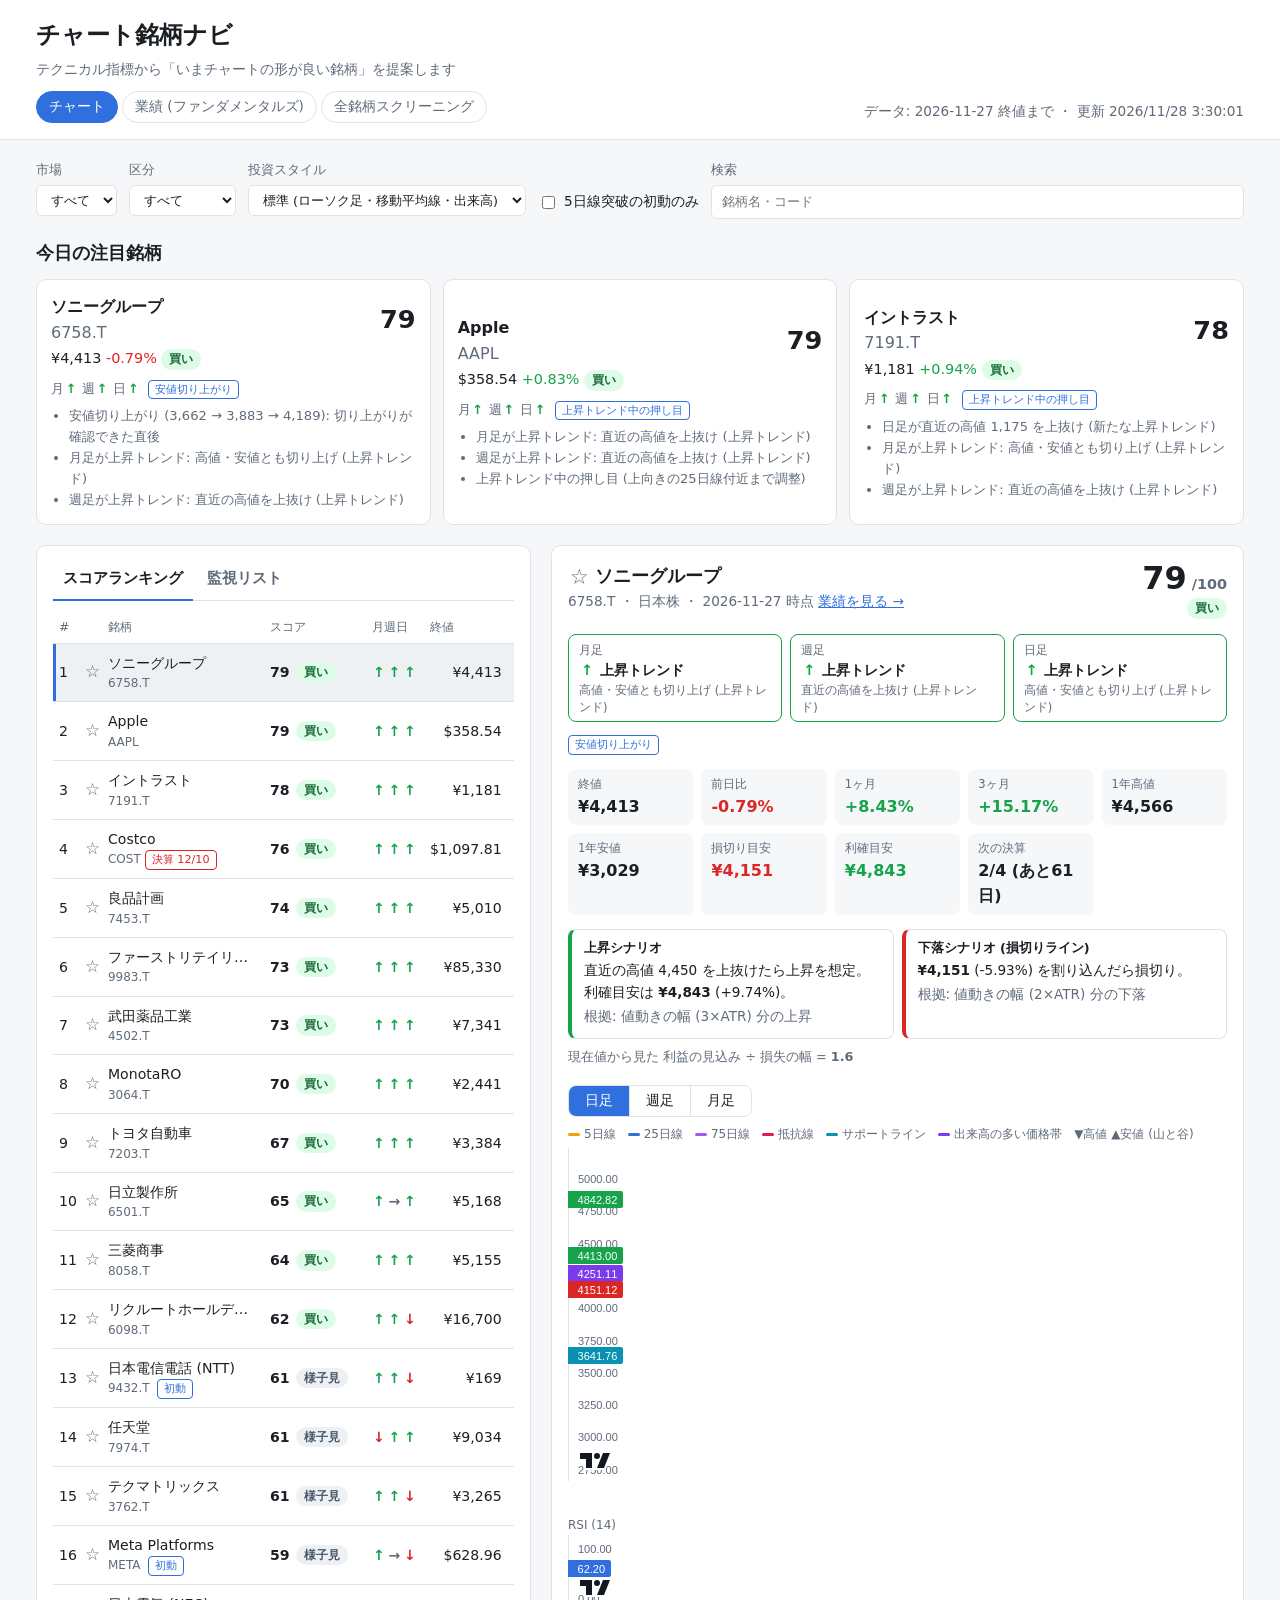
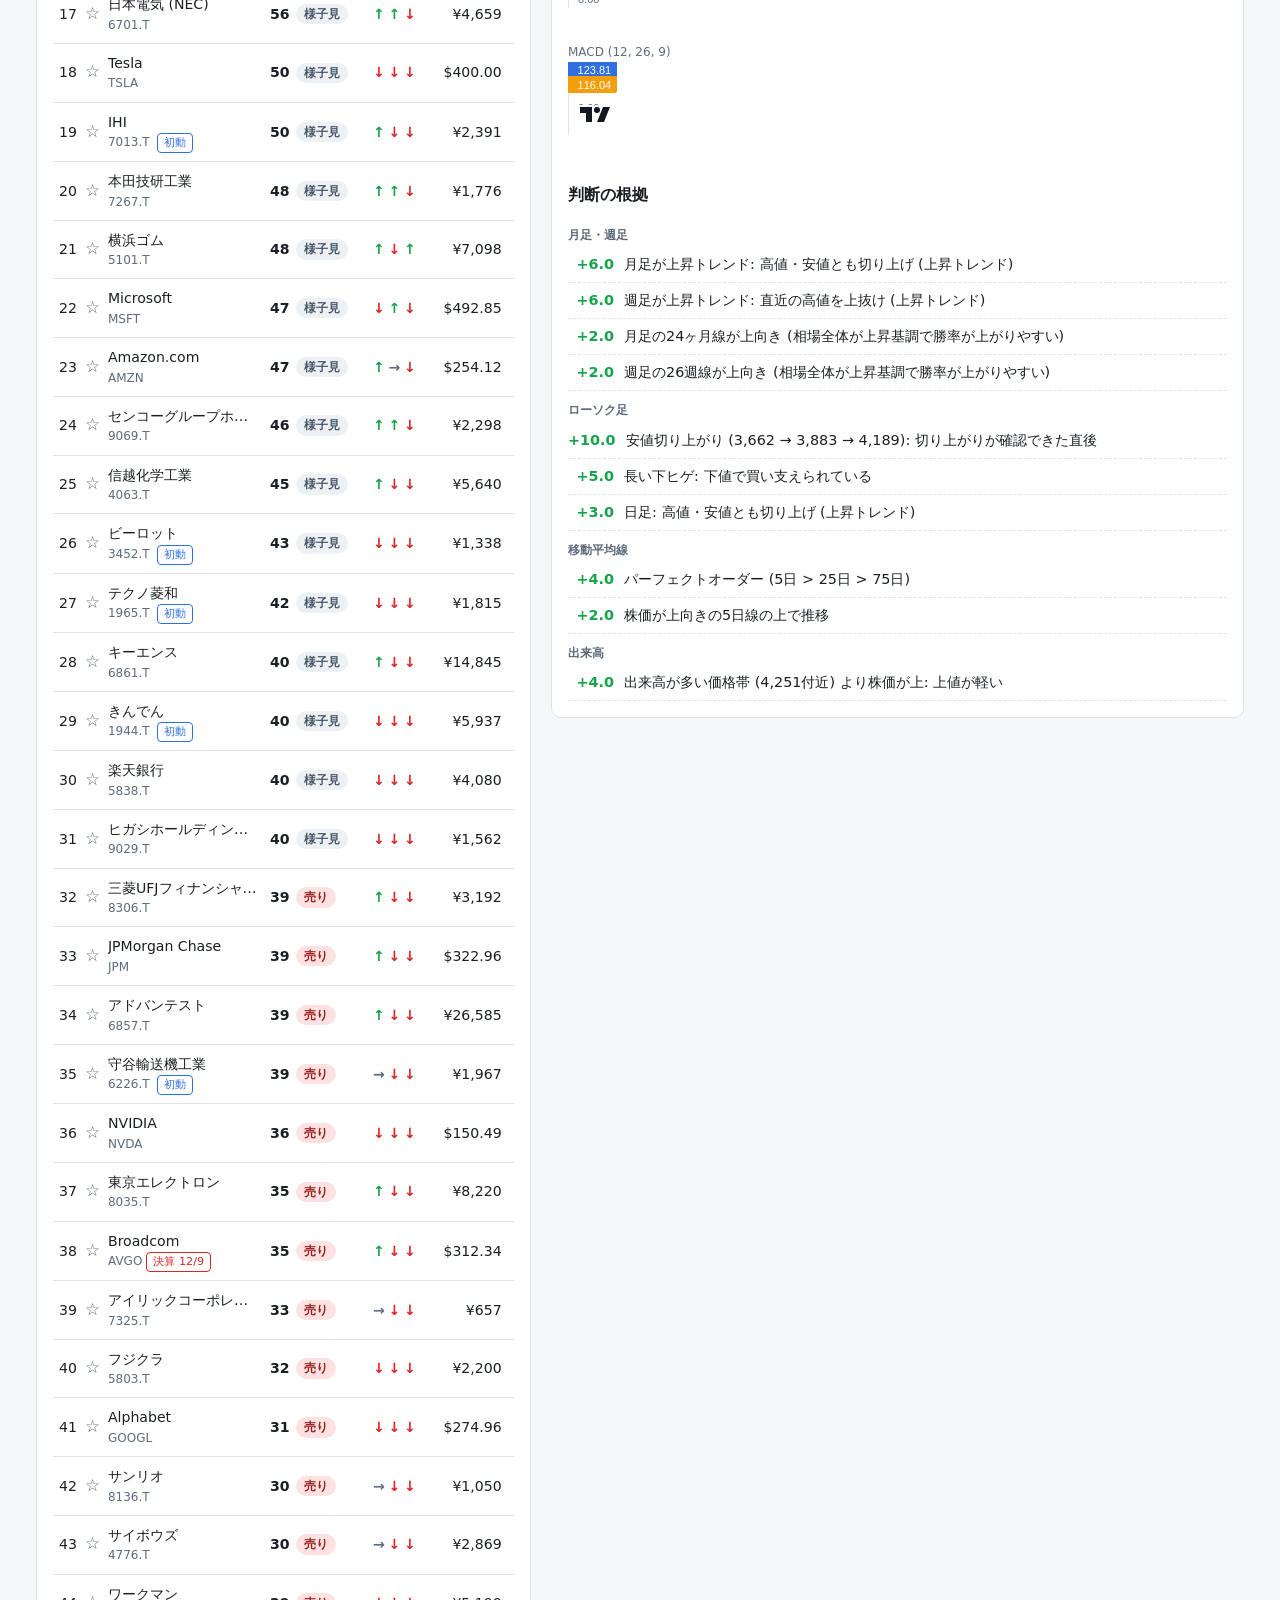
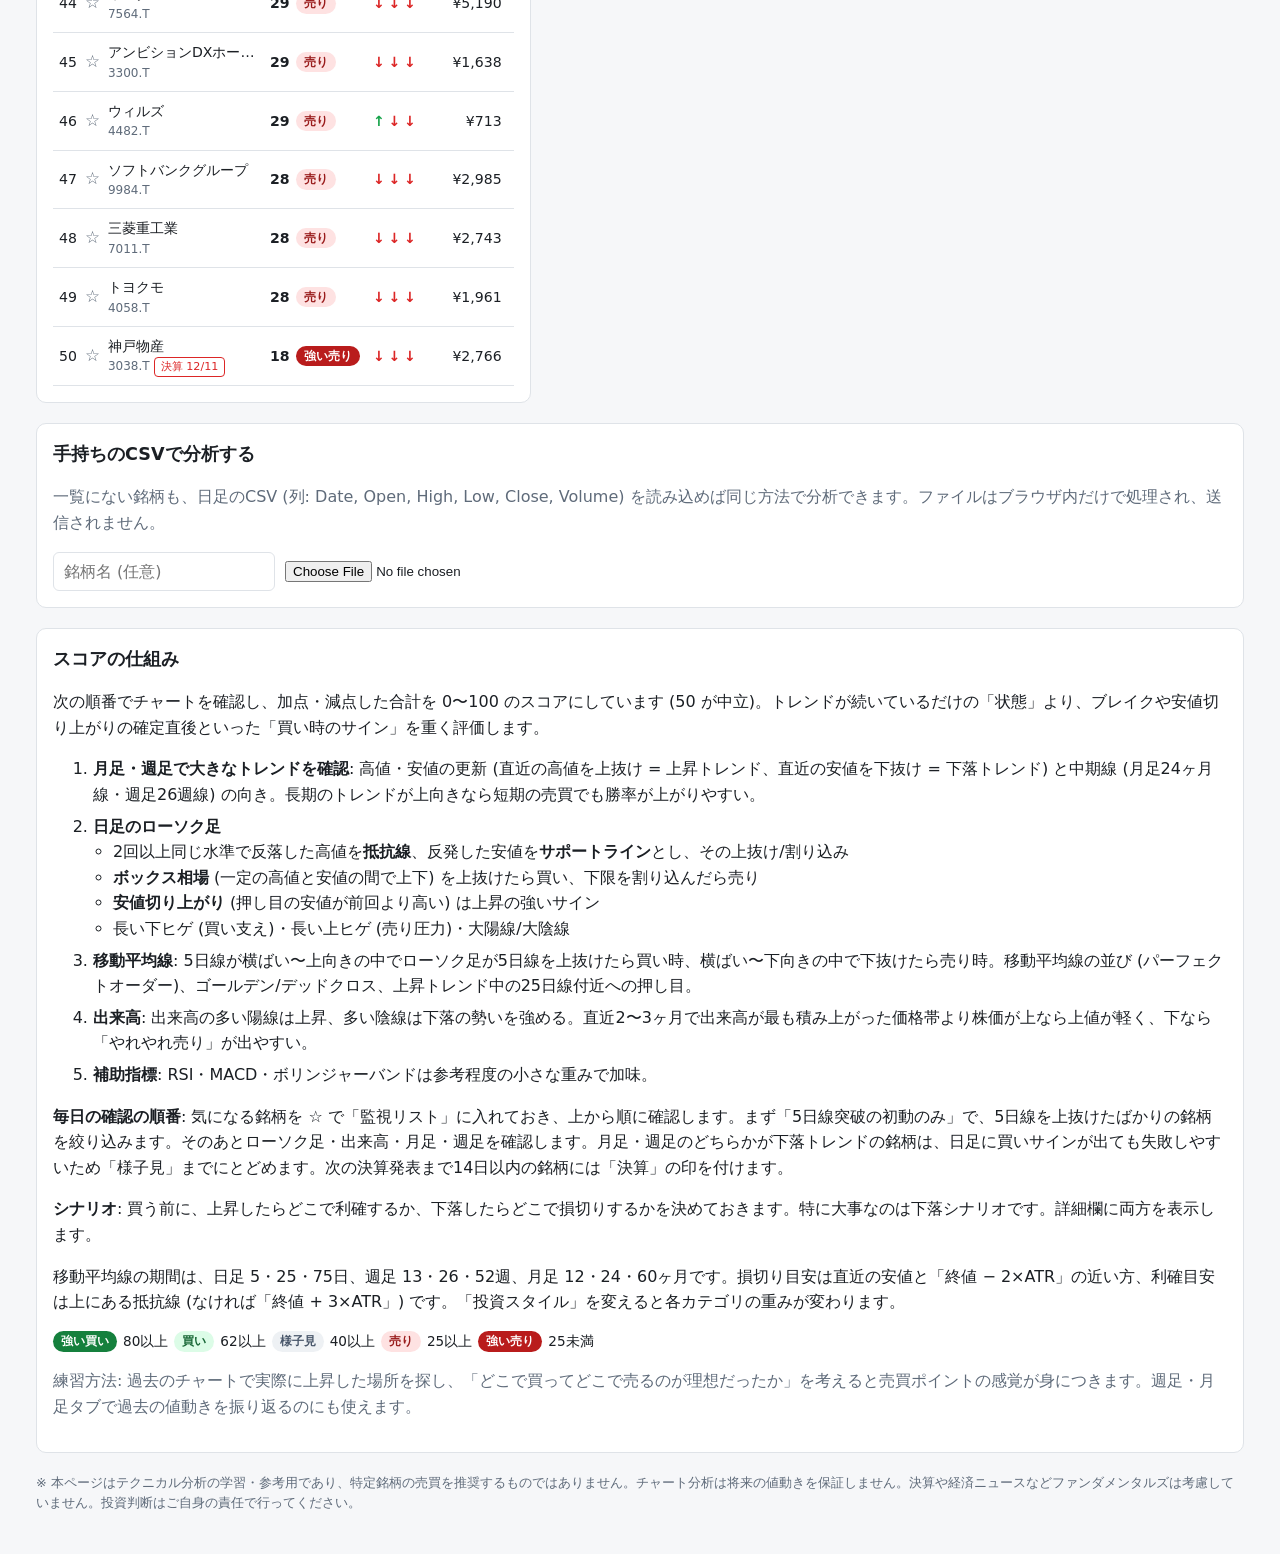
<file: docs/index.html>
<!doctype html>
<html lang="ja">
<head>
  <meta charset="utf-8">
  <meta name="viewport" content="width=device-width, initial-scale=1">
  <title>チャート銘柄ナビ</title>
  <meta name="description" content="月足・週足のトレンドと、日足のローソク足・移動平均線・出来高の分析から注目銘柄を提案します。">
  <link rel="stylesheet" href="css/style.css">
</head>
<body>
  <header class="site-header">
    <div class="wrap header-inner">
      <div>
        <h1>チャート銘柄ナビ</h1>
        <p class="sub">テクニカル指標から「いまチャートの形が良い銘柄」を提案します</p>
        <nav class="site-nav" aria-label="ページ"><a href="index.html" aria-current="page">チャート</a><a href="fundamentals.html">業績 (ファンダメンタルズ)</a><a href="screener.html">全銘柄スクリーニング</a></nav>
      </div>
      <p class="updated" id="updated"></p>
    </div>
  </header>

  <main class="wrap">
    <div class="notice demo" id="demo-notice" hidden>
      現在表示しているのは<strong>デモ用の疑似データ</strong>です。GitHub Actions の「株価データ更新」ワークフローを実行すると実際の株価に置き換わります。
    </div>

    <section class="controls" aria-label="絞り込み">
      <label>市場
        <select id="market">
          <option value="ALL">すべて</option>
          <option value="JP">日本株</option>
          <option value="US">米国株</option>
        </select>
      </label>
      <label>区分
        <select id="group">
          <option value="ALL">すべて</option>
          <option value="主要株">主要株</option>
          <option value="勉強リスト">勉強リスト</option>
          <option value="成長株">成長株13</option>
        </select>
      </label>
      <label>投資スタイル
        <select id="style"></select>
      </label>
      <label class="check"><input type="checkbox" id="shodou-only"> 5日線突破の初動のみ</label>
      <label class="grow">検索
        <input id="search" type="search" placeholder="銘柄名・コード">
      </label>
    </section>

    <section aria-labelledby="picks-title">
      <h2 id="picks-title">今日の注目銘柄</h2>
      <div class="picks" id="picks"></div>
    </section>

    <section class="layout">
      <div class="panel ranking-panel">
        <div class="view-tabs" id="view-tabs" role="tablist" aria-label="一覧の切り替え">
          <button type="button" role="tab" data-view="ranking" aria-selected="true">スコアランキング</button>
          <button type="button" role="tab" data-view="watch" aria-selected="false">監視リスト <span id="watch-count"></span></button>
        </div>
        <p class="watch-help muted" id="watch-help" hidden></p>
        <div class="table-scroll">
          <table class="ranking" id="ranking">
            <thead>
              <tr>
                <th>#</th>
                <th class="star-col"><span class="sr-only">監視</span></th>
                <th>銘柄</th>
                <th>スコア</th>
                <th title="月足・週足・日足のトレンド">月週日</th>
                <th class="num">終値</th>
                <th class="num">前日比</th>
                <th class="num hide-sm">1ヶ月</th>
              </tr>
            </thead>
            <tbody></tbody>
          </table>
        </div>
      </div>

      <div class="panel detail-panel" id="detail">
        <div class="detail-head">
          <div>
            <h2><button type="button" class="star big-star" id="d-star" hidden></button><span id="d-name">—</span></h2>
            <p class="muted"><span id="d-symbol"></span> <a id="d-fund-link" class="xlink" hidden>業績を見る →</a></p>
          </div>
          <div class="detail-score" id="d-score"></div>
        </div>
        <div class="tcards" id="d-trends"></div>
        <div class="patterns" id="d-patterns"></div>
        <div id="d-alerts"></div>
        <div class="stats" id="d-stats"></div>
        <div class="scenario" id="d-scenario"></div>
        <div class="tf-tabs" id="tf-tabs" role="group" aria-label="時間足">
          <button type="button" data-tf="daily" aria-pressed="true">日足</button>
          <button type="button" data-tf="weekly" aria-pressed="false">週足</button>
          <button type="button" data-tf="monthly" aria-pressed="false">月足</button>
        </div>
        <div class="legend" id="legend"></div>
        <div class="chart" id="chart-main"></div>
        <div class="chart-label">RSI (14)</div>
        <div class="chart small" id="chart-rsi"></div>
        <div class="chart-label">MACD (12, 26, 9)</div>
        <div class="chart small" id="chart-macd"></div>
        <h3>判断の根拠</h3>
        <ul class="signals" id="d-signals"></ul>
      </div>
    </section>

    <section class="panel" aria-labelledby="csv-title">
      <h2 id="csv-title">手持ちのCSVで分析する</h2>
      <p class="muted">一覧にない銘柄も、日足のCSV (列: Date, Open, High, Low, Close, Volume) を読み込めば同じ方法で分析できます。ファイルはブラウザ内だけで処理され、送信されません。</p>
      <div class="csv-row">
        <input type="text" id="csv-name" placeholder="銘柄名 (任意)">
        <input type="file" id="csv-file" accept=".csv,text/csv">
      </div>
      <p class="error" id="csv-error" hidden></p>
    </section>

    <section class="panel how" aria-labelledby="how-title">
      <h2 id="how-title">スコアの仕組み</h2>
      <p>次の順番でチャートを確認し、加点・減点した合計を 0〜100 のスコアにしています (50 が中立)。トレンドが続いているだけの「状態」より、ブレイクや安値切り上がりの確定直後といった「買い時のサイン」を重く評価します。</p>
      <ol>
        <li><b>月足・週足で大きなトレンドを確認</b>: 高値・安値の更新 (直近の高値を上抜け = 上昇トレンド、直近の安値を下抜け = 下落トレンド) と中期線 (月足24ヶ月線・週足26週線) の向き。長期のトレンドが上向きなら短期の売買でも勝率が上がりやすい。</li>
        <li><b>日足のローソク足</b>
          <ul>
            <li>2回以上同じ水準で反落した高値を<b>抵抗線</b>、反発した安値を<b>サポートライン</b>とし、その上抜け/割り込み</li>
            <li><b>ボックス相場</b> (一定の高値と安値の間で上下) を上抜けたら買い、下限を割り込んだら売り</li>
            <li><b>安値切り上がり</b> (押し目の安値が前回より高い) は上昇の強いサイン</li>
            <li>長い下ヒゲ (買い支え)・長い上ヒゲ (売り圧力)・大陽線/大陰線</li>
          </ul>
        </li>
        <li><b>移動平均線</b>: 5日線が横ばい〜上向きの中でローソク足が5日線を上抜けたら買い時、横ばい〜下向きの中で下抜けたら売り時。移動平均線の並び (パーフェクトオーダー)、ゴールデン/デッドクロス、上昇トレンド中の25日線付近への押し目。</li>
        <li><b>出来高</b>: 出来高の多い陽線は上昇、多い陰線は下落の勢いを強める。直近2〜3ヶ月で出来高が最も積み上がった価格帯より株価が上なら上値が軽く、下なら「やれやれ売り」が出やすい。</li>
        <li><b>補助指標</b>: RSI・MACD・ボリンジャーバンドは参考程度の小さな重みで加味。</li>
      </ol>
      <p><b>毎日の確認の順番</b>: 気になる銘柄を ☆ で「監視リスト」に入れておき、上から順に確認します。まず「5日線突破の初動のみ」で、5日線を上抜けたばかりの銘柄を絞り込みます。そのあとローソク足・出来高・月足・週足を確認します。月足・週足のどちらかが下落トレンドの銘柄は、日足に買いサインが出ても失敗しやすいため「様子見」までにとどめます。次の決算発表まで14日以内の銘柄には「決算」の印を付けます。</p>
      <p><b>シナリオ</b>: 買う前に、上昇したらどこで利確するか、下落したらどこで損切りするかを決めておきます。特に大事なのは下落シナリオです。詳細欄に両方を表示します。</p>
      <p>移動平均線の期間は、日足 5・25・75日、週足 13・26・52週、月足 12・24・60ヶ月です。損切り目安は直近の安値と「終値 − 2×ATR」の近い方、利確目安は上にある抵抗線 (なければ「終値 + 3×ATR」) です。「投資スタイル」を変えると各カテゴリの重みが変わります。</p>
      <p class="judge"><span class="badge strong-buy">強い買い</span> 80以上 <span class="badge buy">買い</span> 62以上 <span class="badge hold">様子見</span> 40以上 <span class="badge sell">売り</span> 25以上 <span class="badge strong-sell">強い売り</span> 25未満</p>
      <p class="muted">練習方法: 過去のチャートで実際に上昇した場所を探し、「どこで買ってどこで売るのが理想だったか」を考えると売買ポイントの感覚が身につきます。週足・月足タブで過去の値動きを振り返るのにも使えます。</p>
    </section>

    <p class="disclaimer">
      ※ 本ページはテクニカル分析の学習・参考用であり、特定銘柄の売買を推奨するものではありません。チャート分析は将来の値動きを保証しません。決算や経済ニュースなどファンダメンタルズは考慮していません。投資判断はご自身の責任で行ってください。
    </p>
  </main>

  <script src="vendor/lightweight-charts.standalone.production.js"></script>
  <script src="js/watchlist.js"></script>
  <script src="js/analysis.js"></script>
  <script src="js/app.js"></script>
</body>
</html>
</file>
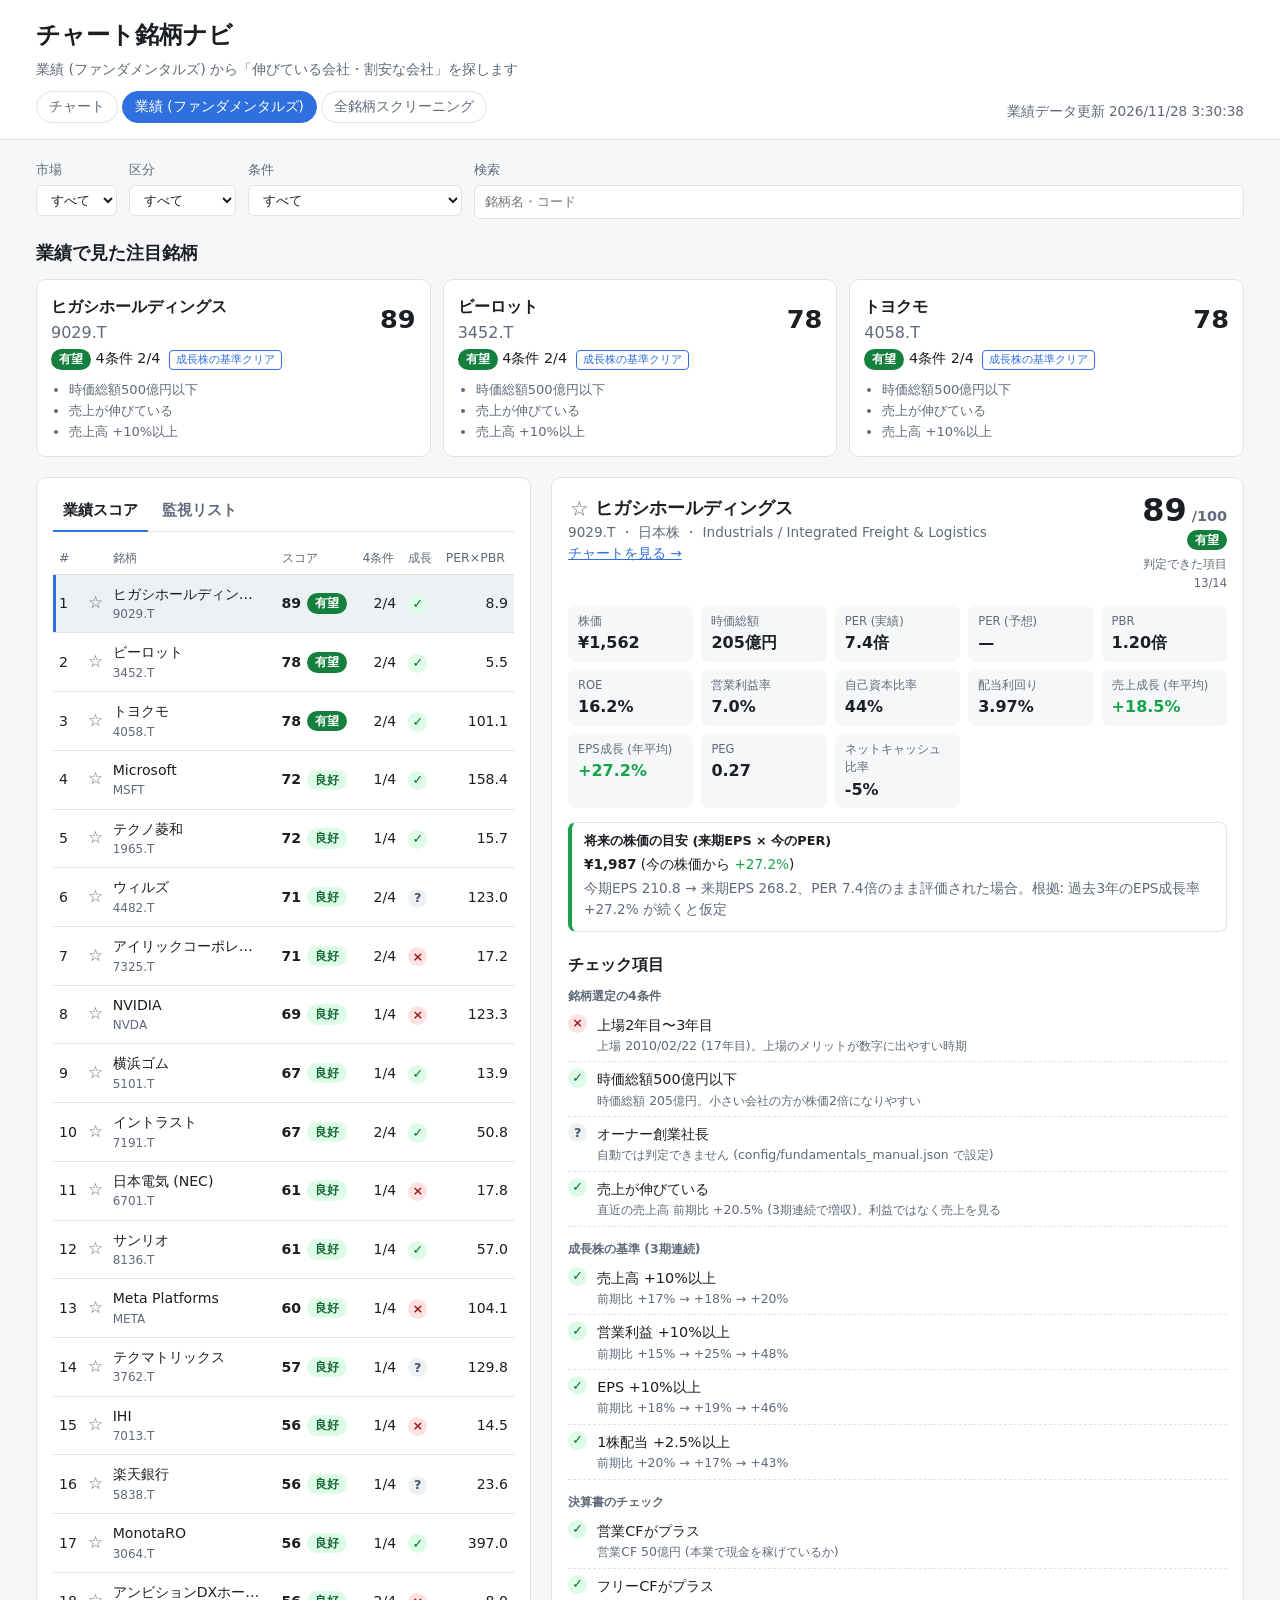
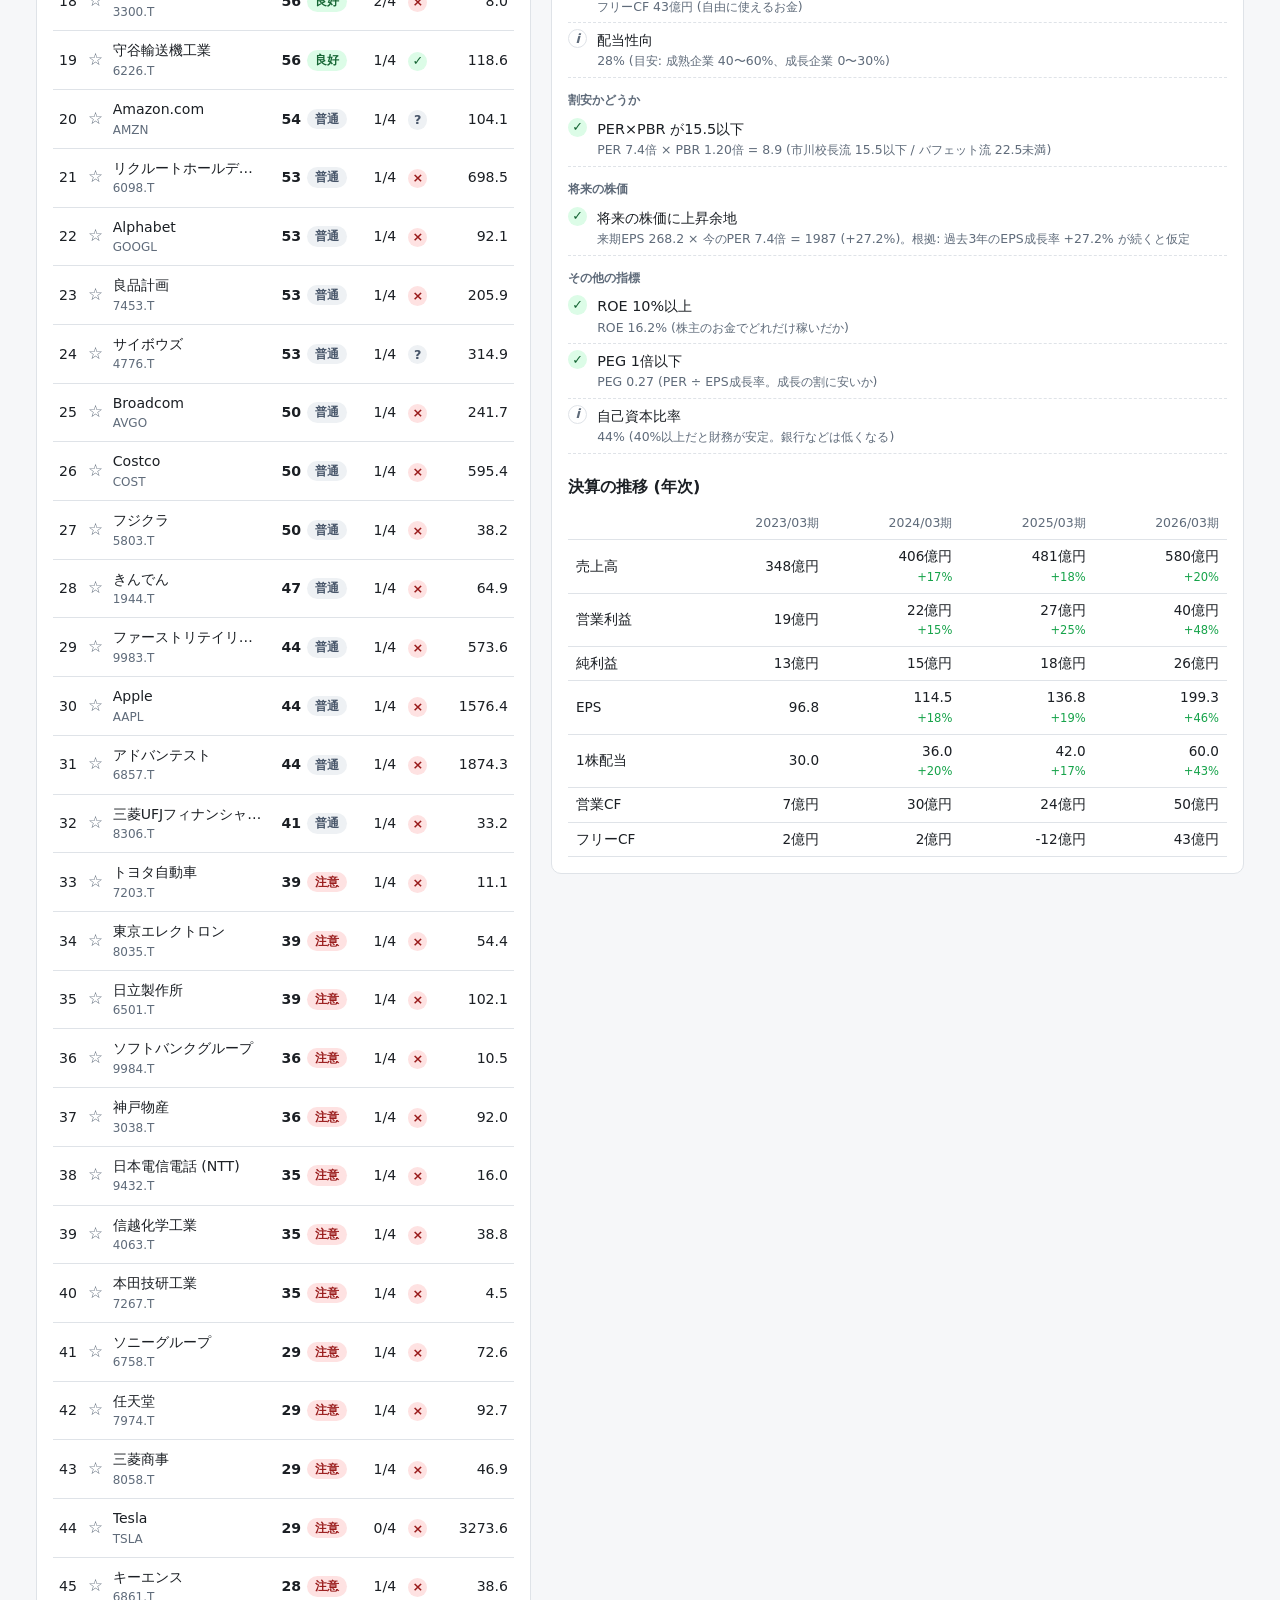
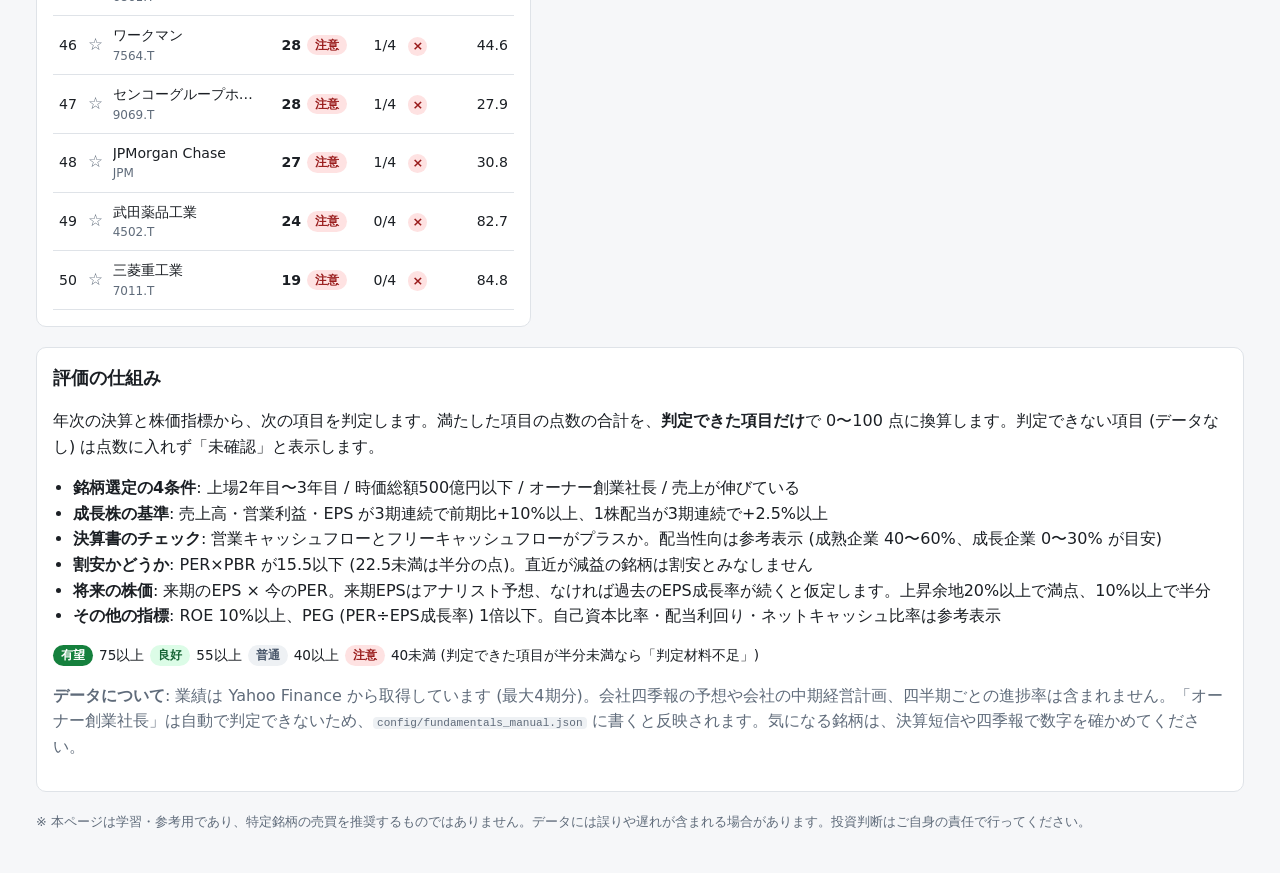
<file: docs/fundamentals.html>
<!doctype html>
<html lang="ja">
<head>
  <meta charset="utf-8">
  <meta name="viewport" content="width=device-width, initial-scale=1">
  <title>業績で選ぶ銘柄</title>
  <meta name="description" content="売上・利益・EPSの成長、キャッシュフロー、PER×PBR、将来の株価などの業績データから銘柄を評価します。">
  <link rel="stylesheet" href="css/style.css">
</head>
<body>
  <header class="site-header">
    <div class="wrap header-inner">
      <div>
        <h1>チャート銘柄ナビ</h1>
        <p class="sub">業績 (ファンダメンタルズ) から「伸びている会社・割安な会社」を探します</p>
        <nav class="site-nav" aria-label="ページ"><a href="index.html">チャート</a><a href="fundamentals.html" aria-current="page">業績 (ファンダメンタルズ)</a><a href="screener.html">全銘柄スクリーニング</a></nav>
      </div>
      <p class="updated" id="updated"></p>
    </div>
  </header>

  <main class="wrap">
    <div class="notice demo" id="demo-notice" hidden>
      現在表示しているのは<strong>デモ用の疑似データ</strong>です。GitHub Actions の「株価データ更新」ワークフローを実行すると実際の業績データに置き換わります。
    </div>

    <section class="controls" aria-label="絞り込み">
      <label>市場
        <select id="market">
          <option value="ALL">すべて</option>
          <option value="JP">日本株</option>
          <option value="US">米国株</option>
        </select>
      </label>
      <label>区分
        <select id="group">
          <option value="ALL">すべて</option>
          <option value="主要株">主要株</option>
          <option value="勉強リスト">勉強リスト</option>
          <option value="成長株">成長株13</option>
        </select>
      </label>
      <label>条件
        <select id="cond">
          <option value="ALL">すべて</option>
          <option value="select3">4条件のうち3つ以上</option>
          <option value="growth">成長株の基準をすべてクリア</option>
          <option value="value">割安 (PER×PBR 15.5以下)</option>
          <option value="future">将来の株価に20%以上の余地</option>
        </select>
      </label>
      <label class="grow">検索
        <input id="search" type="search" placeholder="銘柄名・コード">
      </label>
    </section>

    <section aria-labelledby="picks-title">
      <h2 id="picks-title">業績で見た注目銘柄</h2>
      <div class="picks" id="picks"></div>
    </section>

    <section class="layout">
      <div class="panel ranking-panel">
        <div class="view-tabs" id="view-tabs" role="tablist" aria-label="一覧の切り替え">
          <button type="button" role="tab" data-view="ranking" aria-selected="true">業績スコア</button>
          <button type="button" role="tab" data-view="watch" aria-selected="false">監視リスト <span id="watch-count"></span></button>
        </div>
        <p class="watch-help muted" id="watch-help" hidden></p>
        <div class="table-scroll">
          <table class="ranking" id="ranking">
            <thead>
              <tr>
                <th>#</th>
                <th class="star-col"><span class="sr-only">監視</span></th>
                <th>銘柄</th>
                <th>スコア</th>
                <th title="銘柄選定の4条件">4条件</th>
                <th title="売上・営業利益・EPS・配当の3期連続成長">成長</th>
                <th class="num" title="PER×PBR">PER×PBR</th>
                <th class="num hide-sm" title="将来の株価の上昇余地">将来</th>
              </tr>
            </thead>
            <tbody></tbody>
          </table>
        </div>
      </div>

      <div class="panel detail-panel" id="detail">
        <div class="detail-head">
          <div>
            <h2><button type="button" class="star big-star" id="d-star" hidden></button><span id="d-name">—</span></h2>
            <p class="muted"><span id="d-symbol"></span> <a id="d-chart-link" class="xlink">チャートを見る →</a></p>
          </div>
          <div class="detail-score" id="d-score"></div>
        </div>
        <div class="stats" id="d-stats"></div>
        <div id="d-future"></div>
        <h3>チェック項目</h3>
        <div id="d-checks"></div>
        <h3>決算の推移 (年次)</h3>
        <div class="table-scroll"><table class="fin" id="d-fin"></table></div>
      </div>
    </section>

    <section class="panel how" aria-labelledby="how-title">
      <h2 id="how-title">評価の仕組み</h2>
      <p>年次の決算と株価指標から、次の項目を判定します。満たした項目の点数の合計を、<b>判定できた項目だけ</b>で 0〜100 点に換算します。判定できない項目 (データなし) は点数に入れず「未確認」と表示します。</p>
      <ul>
        <li><b>銘柄選定の4条件</b>: 上場2年目〜3年目 / 時価総額500億円以下 / オーナー創業社長 / 売上が伸びている</li>
        <li><b>成長株の基準</b>: 売上高・営業利益・EPS が3期連続で前期比+10%以上、1株配当が3期連続で+2.5%以上</li>
        <li><b>決算書のチェック</b>: 営業キャッシュフローとフリーキャッシュフローがプラスか。配当性向は参考表示 (成熟企業 40〜60%、成長企業 0〜30% が目安)</li>
        <li><b>割安かどうか</b>: PER×PBR が15.5以下 (22.5未満は半分の点)。直近が減益の銘柄は割安とみなしません</li>
        <li><b>将来の株価</b>: 来期のEPS × 今のPER。来期EPSはアナリスト予想、なければ過去のEPS成長率が続くと仮定します。上昇余地20%以上で満点、10%以上で半分</li>
        <li><b>その他の指標</b>: ROE 10%以上、PEG (PER÷EPS成長率) 1倍以下。自己資本比率・配当利回り・ネットキャッシュ比率は参考表示</li>
      </ul>
      <p class="judge"><span class="badge strong-buy">有望</span> 75以上 <span class="badge buy">良好</span> 55以上 <span class="badge hold">普通</span> 40以上 <span class="badge sell">注意</span> 40未満 (判定できた項目が半分未満なら「判定材料不足」)</p>
      <p class="muted"><b>データについて</b>: 業績は Yahoo Finance から取得しています (最大4期分)。会社四季報の予想や会社の中期経営計画、四半期ごとの進捗率は含まれません。「オーナー創業社長」は自動で判定できないため、<code>config/fundamentals_manual.json</code> に書くと反映されます。気になる銘柄は、決算短信や四季報で数字を確かめてください。</p>
    </section>

    <p class="disclaimer">
      ※ 本ページは学習・参考用であり、特定銘柄の売買を推奨するものではありません。データには誤りや遅れが含まれる場合があります。投資判断はご自身の責任で行ってください。
    </p>
  </main>

  <script src="js/watchlist.js"></script>
  <script src="js/fundamentals.js"></script>
  <script src="js/fund-app.js"></script>
</body>
</html>
</file>
<file: docs/css/style.css>
:root {
  --bg: #f6f7f9;
  --surface: #ffffff;
  --text: #1b1f24;
  --muted: #5f6b7a;
  --border: #dfe3e8;
  --accent: #2f6fde;
  --up: #16a34a;
  --down: #dc2626;
  --sma5: #f59e0b;
  --sma25: #2f6fde;
  --sma75: #a855f7;
  --bb: #94a3b8;
  --grid: #eef1f4;
  --resistance: #e11d48;
  --support: #0891b2;
  --box: #d97706;
  --poc: #7c3aed;
  --strong-buy-bg: #15803d; --strong-buy-fg: #fff;
  --buy-bg: #dcfce7; --buy-fg: #166534;
  --hold-bg: #eef1f4; --hold-fg: #475569;
  --sell-bg: #fee2e2; --sell-fg: #991b1b;
  --strong-sell-bg: #b91c1c; --strong-sell-fg: #fff;
  --demo-bg: #fff7e0; --demo-border: #f0c96a;
  color-scheme: light;
}

@media (prefers-color-scheme: dark) {
  :root:not([data-theme="light"]) {
    --bg: #0f1216;
    --surface: #171b21;
    --text: #e6e9ee;
    --muted: #97a3b3;
    --border: #2a313a;
    --accent: #6b9cff;
    --up: #34d399;
    --down: #f87171;
    --sma25: #6b9cff;
    --bb: #64748b;
    --grid: #1f252d;
    --resistance: #fb7185;
    --support: #22d3ee;
    --box: #fbbf24;
    --poc: #c4b5fd;
    --buy-bg: #12351f; --buy-fg: #86efac;
    --hold-bg: #232a33; --hold-fg: #cbd5e1;
    --sell-bg: #3b1515; --sell-fg: #fca5a5;
    --demo-bg: #2e2612; --demo-border: #7a6224;
    color-scheme: dark;
  }
}

* { box-sizing: border-box; }
body {
  margin: 0;
  background: var(--bg);
  color: var(--text);
  font-family: system-ui, -apple-system, "Hiragino Sans", "Noto Sans JP", "Yu Gothic UI", sans-serif;
  line-height: 1.6;
}
.wrap { max-width: 1240px; margin: 0 auto; padding: 0 16px; }
h1 { font-size: 1.5rem; margin: 0; }
h2 { font-size: 1.1rem; margin: 0 0 12px; }
h3 { font-size: 1rem; margin: 20px 0 8px; }
.muted { color: var(--muted); }
.num { text-align: right; font-variant-numeric: tabular-nums; }
.up { color: var(--up); }
.down { color: var(--down); }

.site-header { background: var(--surface); border-bottom: 1px solid var(--border); padding: 16px 0; margin-bottom: 20px; }
.header-inner { display: flex; justify-content: space-between; align-items: flex-end; gap: 12px; flex-wrap: wrap; }
.sub { margin: 4px 0 0; color: var(--muted); font-size: 0.9rem; }
.updated { margin: 0; color: var(--muted); font-size: 0.85rem; }

.notice { border-radius: 8px; padding: 10px 14px; margin-bottom: 16px; font-size: 0.9rem; }
.notice.demo { background: var(--demo-bg); border: 1px solid var(--demo-border); }

.controls { display: flex; gap: 12px; flex-wrap: wrap; margin-bottom: 20px; }
.controls label { display: flex; flex-direction: column; font-size: 0.8rem; color: var(--muted); gap: 4px; }
.controls .grow { flex: 1; min-width: 180px; }
select, input[type="search"], input[type="text"] {
  font: inherit; color: var(--text); background: var(--surface);
  border: 1px solid var(--border); border-radius: 6px; padding: 6px 10px;
}

.panel { background: var(--surface); border: 1px solid var(--border); border-radius: 10px; padding: 16px; margin-bottom: 20px; }

.picks { display: grid; grid-template-columns: repeat(auto-fit, minmax(240px, 1fr)); gap: 12px; margin-bottom: 20px; }
.pick {
  background: var(--surface); border: 1px solid var(--border); border-radius: 10px; padding: 14px;
  cursor: pointer; text-align: left; font: inherit; color: inherit;
}
.pick:hover, .pick:focus-visible { border-color: var(--accent); outline: none; }
.pick-top { display: flex; justify-content: space-between; align-items: center; gap: 8px; }
.pick-name { font-weight: 600; }
.pick-price { font-size: 0.9rem; margin: 2px 0 8px; }
.pick ul { margin: 0; padding-left: 18px; font-size: 0.82rem; color: var(--muted); }
.pick-score { font-size: 1.6rem; font-weight: 700; font-variant-numeric: tabular-nums; }

.layout { display: grid; grid-template-columns: minmax(0, 5fr) minmax(0, 7fr); gap: 20px; align-items: start; }
.layout .panel { margin-bottom: 0; }
.layout { margin-bottom: 20px; }
@media (max-width: 900px) { .layout { grid-template-columns: minmax(0, 1fr); } }

.table-scroll { overflow-x: auto; }
.ranking { width: 100%; border-collapse: collapse; font-size: 0.88rem; }
.ranking th { text-align: left; font-weight: 500; color: var(--muted); font-size: 0.78rem; padding: 6px; border-bottom: 1px solid var(--border); white-space: nowrap; }
.ranking td { padding: 8px 6px; border-bottom: 1px solid var(--border); white-space: nowrap; }
.ranking tbody tr { cursor: pointer; }
.ranking tbody tr:hover { background: var(--grid); }
.ranking tbody tr.selected { background: var(--grid); box-shadow: inset 3px 0 0 var(--accent); }
.ranking .code { color: var(--muted); font-size: 0.75rem; }
.ranking .name { max-width: 150px; overflow: hidden; text-overflow: ellipsis; }
.scorecell { display: flex; align-items: center; gap: 6px; }
.scorebar { width: 48px; height: 6px; background: var(--grid); border-radius: 3px; overflow: hidden; }
.scorebar span { display: block; height: 100%; background: var(--accent); }
@media (max-width: 520px), (min-width: 901px) and (max-width: 1320px) { .hide-sm { display: none; } }

.badge { display: inline-block; font-size: 0.72rem; font-weight: 600; padding: 1px 8px; border-radius: 999px; white-space: nowrap; }
.badge.strong-buy { background: var(--strong-buy-bg); color: var(--strong-buy-fg); }
.badge.buy { background: var(--buy-bg); color: var(--buy-fg); }
.badge.hold { background: var(--hold-bg); color: var(--hold-fg); }
.badge.sell { background: var(--sell-bg); color: var(--sell-fg); }
.badge.strong-sell { background: var(--strong-sell-bg); color: var(--strong-sell-fg); }

.detail-head { display: flex; justify-content: space-between; gap: 12px; align-items: flex-start; }
.detail-head h2 { margin: 0; }
.detail-head p { margin: 0; font-size: 0.85rem; }
.detail-score { text-align: right; }
.detail-score .big { font-size: 2rem; font-weight: 700; line-height: 1; font-variant-numeric: tabular-nums; }
.stats { display: grid; grid-template-columns: repeat(auto-fit, minmax(110px, 1fr)); gap: 8px; margin: 14px 0; }
.stat { background: var(--bg); border-radius: 8px; padding: 6px 10px; }
.stat .k { font-size: 0.72rem; color: var(--muted); }
.stat .v { font-weight: 600; font-variant-numeric: tabular-nums; }
.legend { display: flex; gap: 12px; flex-wrap: wrap; font-size: 0.75rem; color: var(--muted); margin-bottom: 4px; }
.legend i { display: inline-block; width: 12px; height: 3px; vertical-align: middle; margin-right: 4px; border-radius: 2px; }
.chart { height: 360px; }
.chart.small { height: 100px; }
.chart-label { font-size: 0.75rem; color: var(--muted); margin-top: 8px; }

.signals { list-style: none; padding: 0; margin: 0; }
.signals li { display: flex; gap: 10px; align-items: baseline; padding: 6px 0; border-bottom: 1px dashed var(--border); font-size: 0.9rem; }
.signals .pts { min-width: 3.2em; text-align: right; font-weight: 600; font-variant-numeric: tabular-nums; }
.signals .cat { font-size: 0.7rem; color: var(--muted); border: 1px solid var(--border); border-radius: 4px; padding: 0 5px; white-space: nowrap; }

.csv-row { display: flex; gap: 10px; flex-wrap: wrap; align-items: center; }
.error { color: var(--down); }
.how ul { padding-left: 20px; }
.judge { display: flex; flex-wrap: wrap; gap: 6px; align-items: center; font-size: 0.85rem; }
.disclaimer { font-size: 0.8rem; color: var(--muted); margin: 0 0 40px; }

.trend { display: inline-block; width: 1.1em; text-align: center; font-weight: 700; }
.trend.up { color: var(--up); }
.trend.down { color: var(--down); }
.trend.flat, .trend.none { color: var(--muted); }
.ranking td.trends { letter-spacing: 1px; }
.tag { display: inline-block; font-size: 0.7rem; border: 1px solid var(--accent); color: var(--accent); border-radius: 4px; padding: 0 6px; margin-left: 4px; white-space: nowrap; }
.pick-trends { font-size: 0.8rem; color: var(--muted); margin-bottom: 6px; }
.tcards { display: grid; grid-template-columns: repeat(3, minmax(0, 1fr)); gap: 8px; margin-top: 14px; }
.tcard { border: 1px solid var(--border); border-radius: 8px; padding: 6px 10px; }
.tcard.is-up { border-color: var(--up); }
.tcard.is-down { border-color: var(--down); }
.tcard .k { font-size: 0.72rem; color: var(--muted); }
.tcard .v { font-weight: 600; font-size: 0.9rem; }
.tcard .d { font-size: 0.72rem; color: var(--muted); line-height: 1.4; }
.patterns:not(:empty) { margin-top: 8px; }
.patterns .tag { margin: 0 4px 0 0; }
.tf-tabs { display: inline-flex; border: 1px solid var(--border); border-radius: 8px; overflow: hidden; margin: 4px 0 8px; }
.tf-tabs button { font: inherit; font-size: 0.85rem; background: var(--surface); color: var(--text); border: 0; padding: 4px 16px; cursor: pointer; }
.tf-tabs button + button { border-left: 1px solid var(--border); }
.tf-tabs button[aria-pressed="true"] { background: var(--accent); color: #fff; }
.signals li.cat-head { border: 0; padding: 10px 0 2px; font-size: 0.75rem; font-weight: 600; color: var(--muted); }
.how ol > li { margin-bottom: 6px; }
@media (max-width: 520px) { .tcards { grid-template-columns: minmax(0, 1fr); } }
.controls .check { flex-direction: row; align-items: center; gap: 6px; color: var(--text); font-size: 0.85rem; align-self: flex-end; padding-bottom: 6px; }
.tag.warn { border-color: var(--down); color: var(--down); }
.alert { margin: 10px 0 0; padding: 8px 12px; border-radius: 8px; border: 1px solid var(--down); color: var(--text); font-size: 0.85rem; background: var(--sell-bg); }
.scenario { display: grid; grid-template-columns: repeat(2, minmax(0, 1fr)); gap: 8px; margin: 0 0 14px; }
.scn { border: 1px solid var(--border); border-left-width: 4px; border-radius: 8px; padding: 8px 12px; font-size: 0.85rem; }
.scn-up { border-left-color: var(--up); }
.scn-down { border-left-color: var(--down); }
.scn p { margin: 2px 0; }
.scn-h { font-weight: 600; font-size: 0.8rem; }
.scn-rr { grid-column: 1 / -1; margin: 0; font-size: 0.8rem; }
@media (max-width: 520px) { .scenario { grid-template-columns: minmax(0, 1fr); } }
.view-tabs { display: flex; gap: 4px; border-bottom: 1px solid var(--border); margin-bottom: 10px; }
.view-tabs button { font: inherit; font-size: 0.95rem; font-weight: 600; background: none; border: 0; border-bottom: 2px solid transparent; color: var(--muted); padding: 4px 10px 8px; cursor: pointer; margin-bottom: -1px; }
.view-tabs button[aria-selected="true"] { color: var(--text); border-bottom-color: var(--accent); }
.watch-help { font-size: 0.8rem; margin: 0 0 8px; }
.star { font: inherit; background: none; border: 0; padding: 0 2px; cursor: pointer; color: var(--muted); font-size: 1.05rem; line-height: 1; }
.star.on { color: #f59e0b; }
.star:hover, .star:focus-visible { color: #f59e0b; outline: none; }
.ranking .star-col { width: 1.6em; padding-left: 0; padding-right: 0; text-align: center; }
.big-star { font-size: 1.3rem; margin-right: 4px; vertical-align: -2px; }
.ranking tbody tr.shodou td:first-child { box-shadow: inset 3px 0 0 var(--up); }
.sr-only { position: absolute; width: 1px; height: 1px; overflow: hidden; clip: rect(0 0 0 0); white-space: nowrap; }

/* ---- ページ切り替え ---- */
.site-nav { display: flex; gap: 4px; margin-top: 10px; flex-wrap: wrap; }
.site-nav a { font-size: 0.85rem; text-decoration: none; color: var(--muted); padding: 4px 12px; border-radius: 999px; border: 1px solid var(--border); }
.site-nav a[aria-current="page"] { background: var(--accent); border-color: var(--accent); color: #fff; }
.site-nav a:hover:not([aria-current]) { color: var(--text); border-color: var(--accent); }
.xlink { color: var(--accent); font-size: 0.85rem; white-space: nowrap; }

/* ---- 業績ページ ---- */
.cov { font-size: 0.72rem; margin-top: 4px; }
.future { margin: 0 0 6px; }
.check-group { margin-bottom: 12px; }
.check-title { font-size: 0.78rem; font-weight: 600; color: var(--muted); margin-bottom: 2px; }
.checks { list-style: none; margin: 0; padding: 0; }
.checks li { display: flex; gap: 10px; align-items: flex-start; padding: 6px 0; border-bottom: 1px dashed var(--border); }
.check-label { font-size: 0.9rem; font-weight: 500; }
.check-detail { font-size: 0.78rem; line-height: 1.5; }
.st { display: inline-flex; align-items: center; justify-content: center; flex: none; width: 1.5em; height: 1.5em; border-radius: 50%; font-size: 0.8rem; font-weight: 700; }
.st-pass { background: var(--buy-bg); color: var(--buy-fg); }
.st-partial { background: var(--demo-bg); color: var(--text); }
.st-fail { background: var(--sell-bg); color: var(--sell-fg); }
.st-unknown { background: var(--hold-bg); color: var(--hold-fg); }
.st-info { background: transparent; color: var(--muted); border: 1px solid var(--border); font-style: italic; }
.fin { width: 100%; border-collapse: collapse; font-size: 0.85rem; }
.fin th, .fin td { padding: 6px 8px; border-bottom: 1px solid var(--border); white-space: nowrap; }
.fin thead th { font-weight: 500; color: var(--muted); font-size: 0.78rem; }
.fin tbody th { text-align: left; font-weight: 500; }
.fin .yoy { font-size: 0.72rem; }
code { font-size: 0.85em; background: var(--grid); padding: 0 4px; border-radius: 4px; }

/* ---- 全銘柄スクリーニング ---- */
.presets { display: flex; flex-wrap: wrap; gap: 8px; }
.presets button, .more {
  font: inherit; font-size: 0.85rem; cursor: pointer; color: var(--text); background: var(--surface);
  border: 1px solid var(--accent); border-radius: 999px; padding: 6px 14px;
}
.presets button:hover, .more:hover { background: var(--accent); color: #fff; }
.presets .ghost { border-color: var(--border); color: var(--muted); }
.filters .filter-row { display: flex; flex-wrap: wrap; gap: 12px; margin-bottom: 12px; align-items: flex-end; }
.filters label { display: flex; flex-direction: column; font-size: 0.8rem; color: var(--muted); gap: 4px; }
.filters label.grow { flex: 1; min-width: 180px; }
.filters label.check { flex-direction: row; align-items: center; gap: 6px; color: var(--text); font-size: 0.85rem; padding-bottom: 6px; }
.filters fieldset { border: 1px solid var(--border); border-radius: 8px; padding: 8px 12px 4px; margin: 0; display: flex; flex-wrap: wrap; gap: 4px 16px; align-items: flex-end; flex: 1 1 320px; }
.filters legend { font-size: 0.78rem; font-weight: 600; color: var(--muted); padding: 0 4px; }
.count { margin: 0; }
.more { display: block; margin: 14px auto 0; }
.screener td.links { white-space: nowrap; font-size: 0.8rem; }
.screener td.links a { color: var(--accent); margin-left: 6px; }
.ranking tr.missing td { color: var(--muted); }
@media (min-width: 521px) { .screener .hide-sm { display: table-cell; } }
</file>
